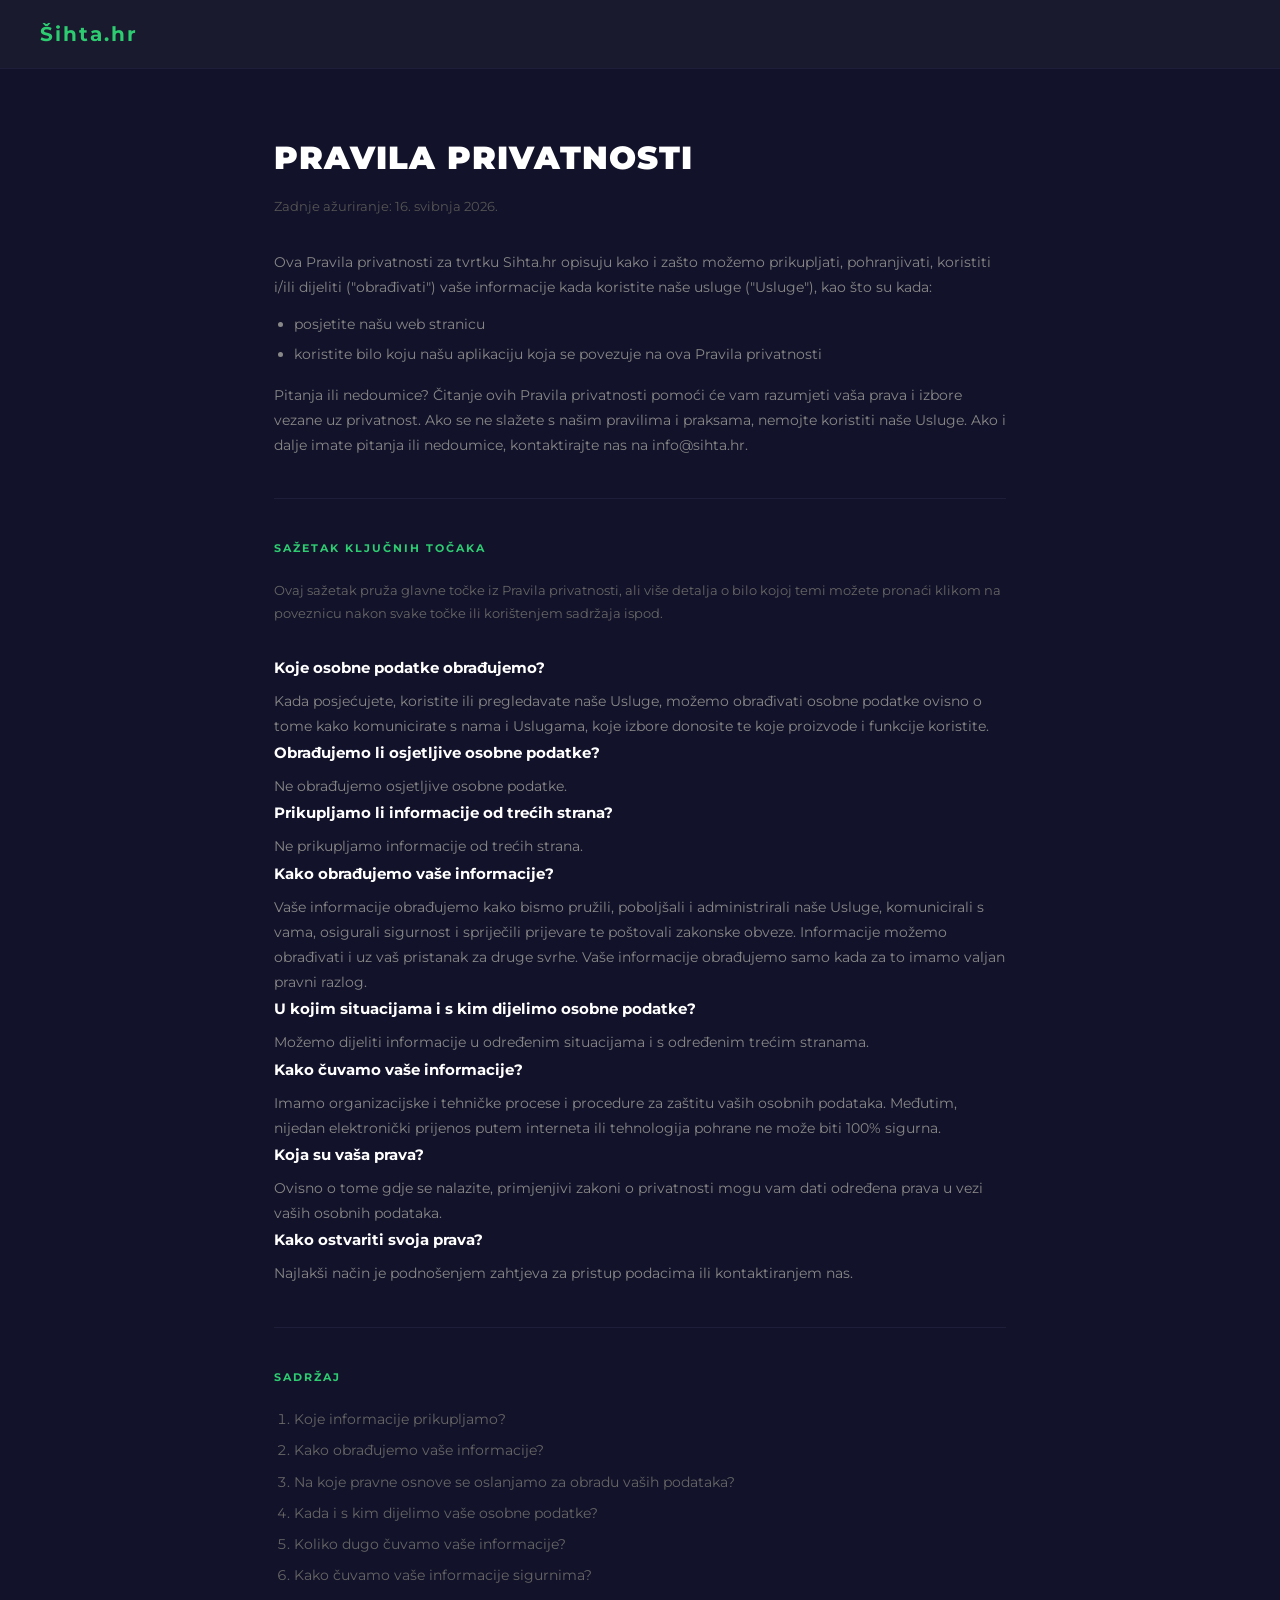
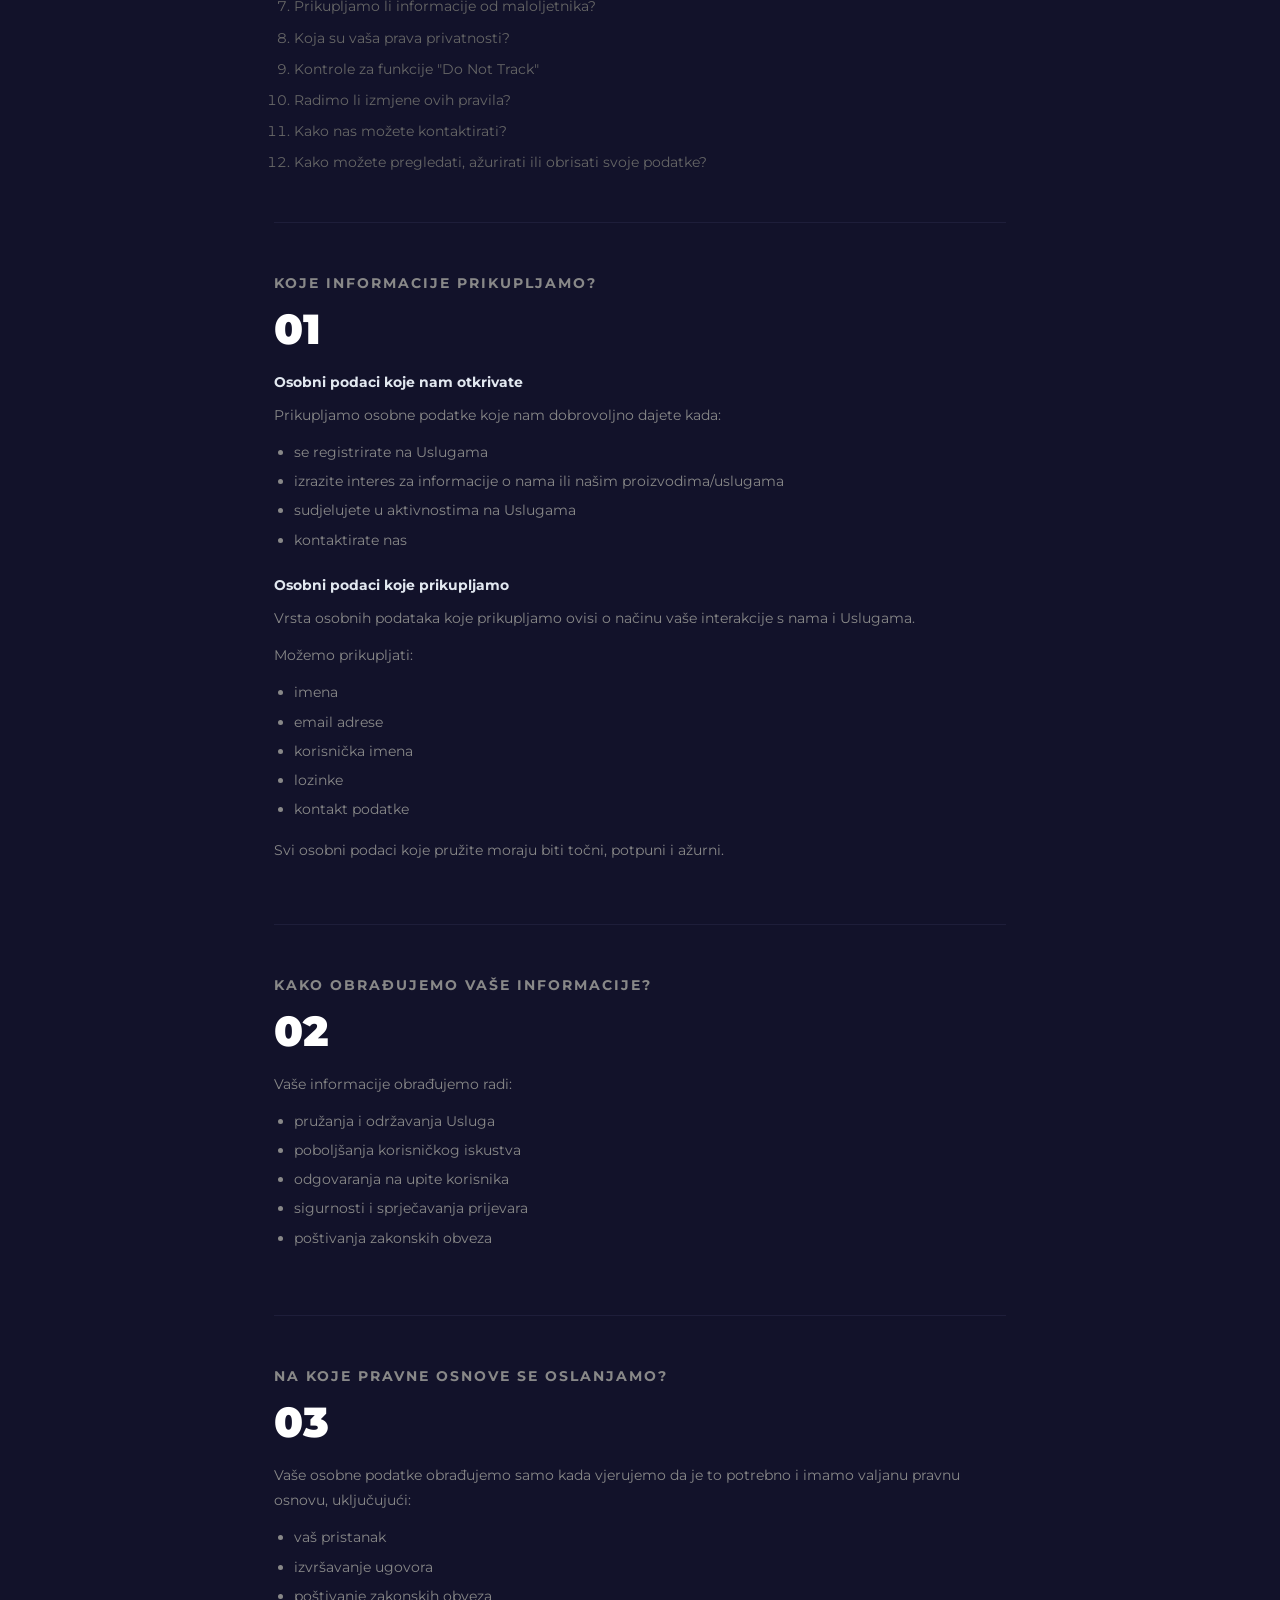
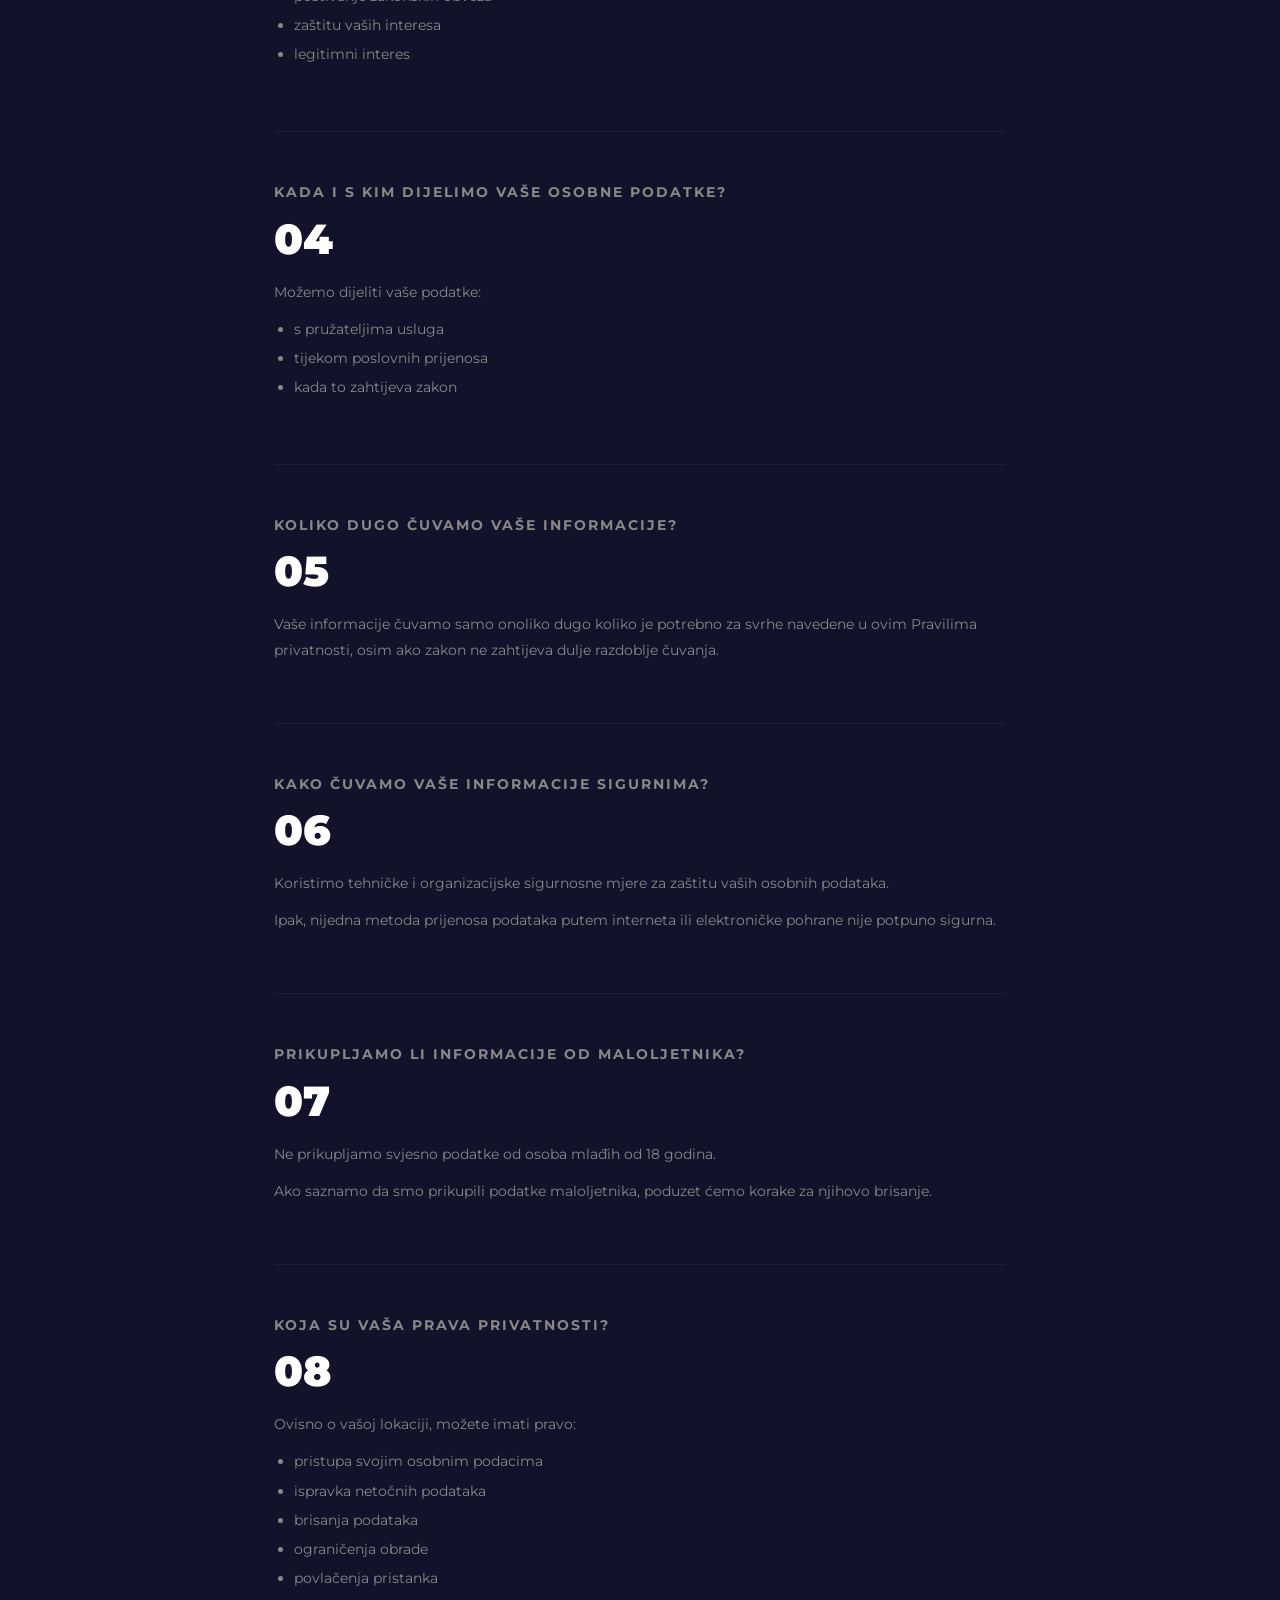
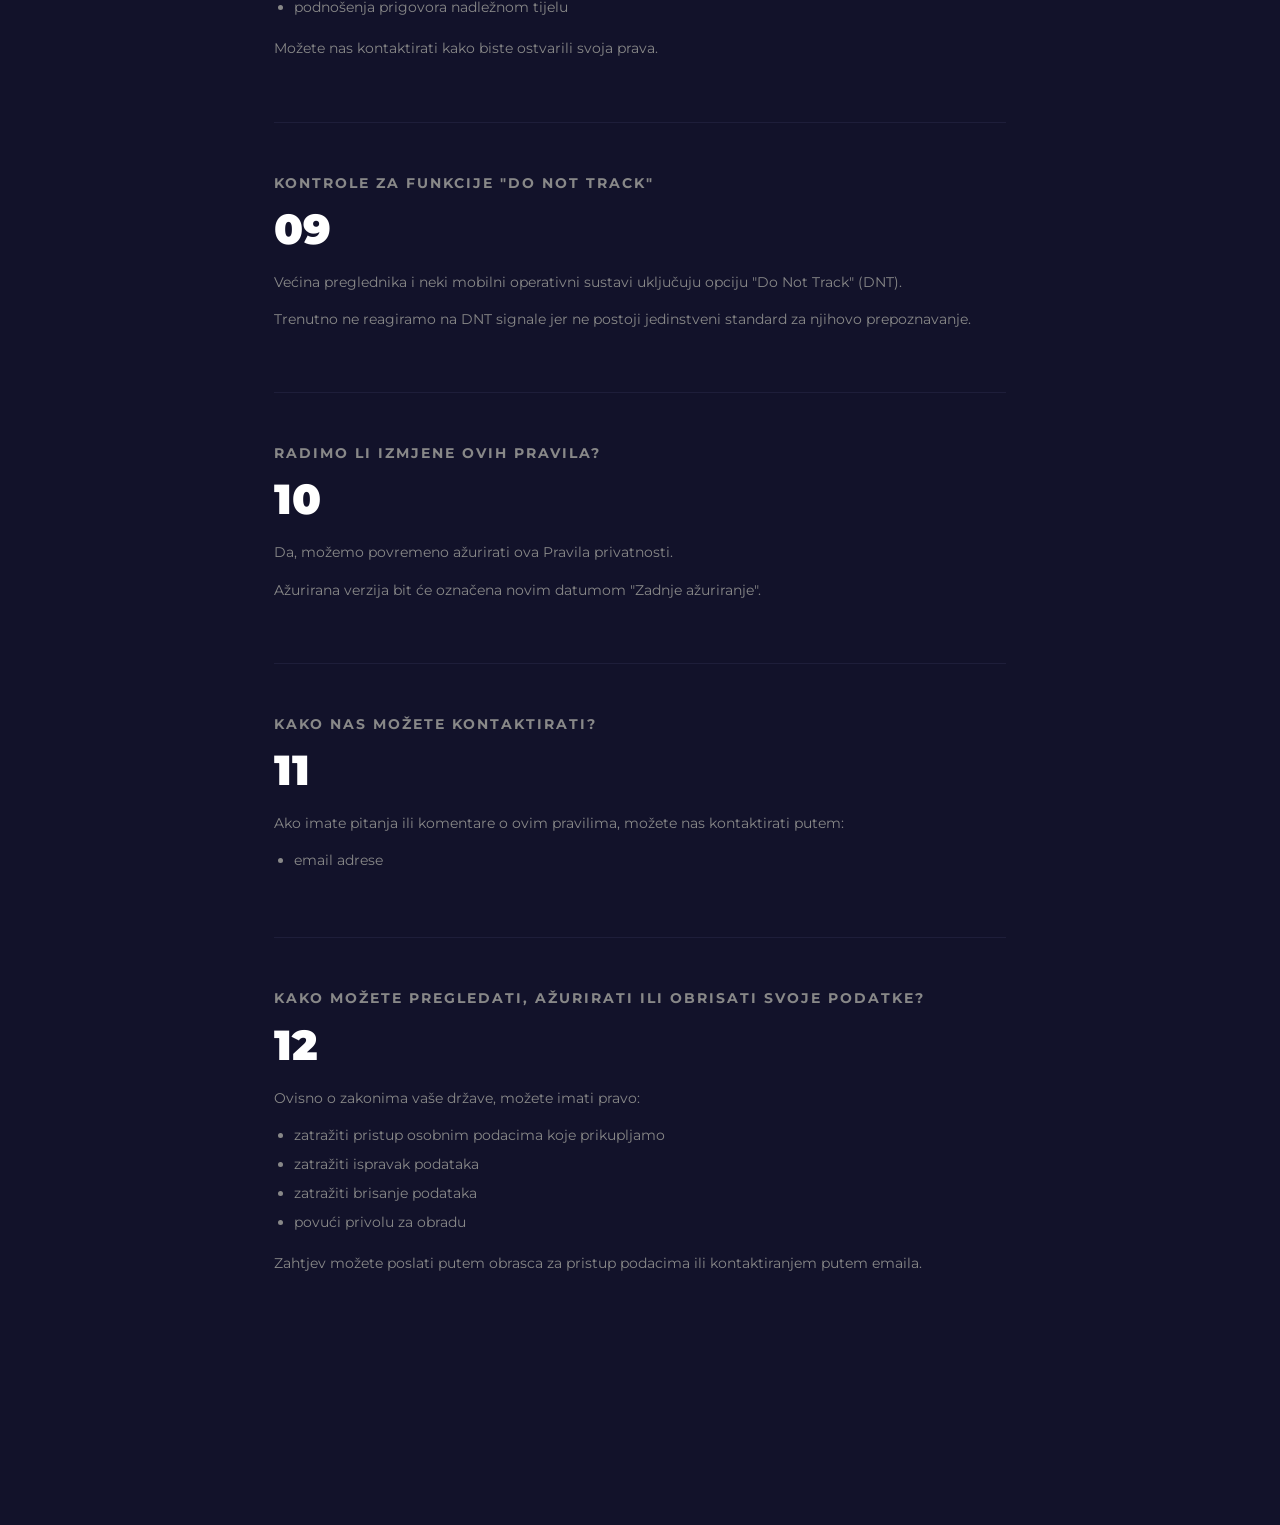
<file: privacy.html>
<!DOCTYPE html>
<html lang="en">
<head>
    <meta charset="UTF-8">
    <meta name="viewport" content="width=device-width, initial-scale=1.0">
    <title>Pravila privatnosti — Šihta.hr</title>
    <meta name="description" content="Pravila privatnosti za Šihta.hr platformu.">
    <link rel="preconnect" href="https://fonts.googleapis.com">
    <link rel="preconnect" href="https://fonts.gstatic.com" crossorigin>
    <link href="https://fonts.googleapis.com/css2?family=Montserrat:ital,wght@0,100..900;1,100..900&display=swap" rel="stylesheet">
    <style>
        * { box-sizing: border-box; margin: 0; padding: 0; }

        body {
            font-family: "Montserrat", sans-serif;
            background: #12122a;
            color: #ccc;
            line-height: 1.8;
        }

        nav {
            display: flex;
            align-items: center;
            padding: 16px 40px;
            background: #1a1a2e;
            border-bottom: 1px solid #1e1e3a;
        }

        .nav-logo {
            font-size: 20px;
            font-weight: bold;
            color: #2ecc71;
            letter-spacing: 2px;
            text-decoration: none;
        }

        .privacy-sadrzaj {
            max-width: 780px;
            margin: 60px auto;
            padding: 0 24px 80px;
        }

        /* Naslov stranice */
        .privacy-sadrzaj > h1 {
            font-size: 32px;
            font-weight: 900;
            color: white;
            letter-spacing: 1px;
            margin-bottom: 8px;
        }

        .datum {
            font-size: 13px;
            color: #555;
            margin-bottom: 32px;
        }

        /* Uvodni tekst */
        .uvod {
            font-size: 14px;
            color: #888;
            margin-bottom: 40px;
            padding-bottom: 40px;
            border-bottom: 1px solid #1e1e3a;
        }

        .uvod ul {
            margin: 12px 0 12px 20px;
        }

        .uvod ul li {
            margin-bottom: 4px;
        }

        .uvod .kontakt-napomena {
            margin-top: 16px;
        }

        /* Sažetak */
        .sazimak-naslov {
            font-size: 11px;
            font-weight: 700;
            letter-spacing: 2px;
            text-transform: uppercase;
            color: #2ecc71;
            margin-bottom: 20px;
        }

        .sazimak-napomena {
            font-size: 13px;
            color: #666;
            margin-bottom: 28px;
        }

        .sazimak-blok {
            margin-bottom: 40px;
            padding-bottom: 40px;
            border-bottom: 1px solid #1e1e3a;
        }

        /* Pitanje u sažetku */
        .sazimak-pitanje {
            font-size: 15px;
            font-weight: 700;
            color: white;
            margin-bottom: 8px;
        }

        .sazimak-odgovor {
            font-size: 14px;
            color: #888;
        }

        /* Sadržaj / kazalo */
        .kazalo {
            margin-bottom: 48px;
            padding-bottom: 40px;
            border-bottom: 1px solid #1e1e3a;
        }

        .kazalo ol {
            margin-left: 20px;
        }

        .kazalo ol li {
            font-size: 14px;
            color: #666;
            margin-bottom: 6px;
        }

        /* Sekcije s rednim brojevima */
        .sekcija {
            margin-bottom: 48px;
            padding-bottom: 48px;
            border-bottom: 1px solid #1e1e3a;
        }

        .sekcija:last-child {
            border-bottom: none;
        }

        .sekcija-naslov {
            font-size: 11px;
            font-weight: 700;
            letter-spacing: 2px;
            text-transform: uppercase;
            color: #2ecc71;
            margin-bottom: 6px;
        }

        .sekcija-broj {
            font-size: 42px;
            font-weight: 900;
            color: white;
            line-height: 1;
            margin-bottom: 20px;
        }

        .sekcija h3 {
            font-size: 14px;
            font-weight: 700;
            color: #e2e8f0;
            margin: 20px 0 8px;
        }

        .sekcija p {
            font-size: 14px;
            color: #888;
            margin-bottom: 12px;
        }

        .sekcija ul {
            margin: 8px 0 16px 20px;
        }

        .sekcija ul li {
            font-size: 14px;
            color: #888;
            margin-bottom: 4px;
        }
    </style>
</head>
<body>

    <nav>
        <a class="nav-logo" href="index.html">Šihta.hr</a>
    </nav>

    <div class="privacy-sadrzaj">

        <h1>PRAVILA PRIVATNOSTI</h1>
        <p class="datum">Zadnje ažuriranje: 16. svibnja 2026.</p>

        <div class="uvod">
            <p>Ova Pravila privatnosti za tvrtku Sihta.hr opisuju kako i zašto možemo prikupljati, pohranjivati, koristiti i/ili dijeliti ("obrađivati") vaše informacije kada koristite naše usluge ("Usluge"), kao što su kada:</p>
            <ul>
                <li>posjetite našu web stranicu</li>
                <li>koristite bilo koju našu aplikaciju koja se povezuje na ova Pravila privatnosti</li>
            </ul>
            <p class="kontakt-napomena">Pitanja ili nedoumice? Čitanje ovih Pravila privatnosti pomoći će vam razumjeti vaša prava i izbore vezane uz privatnost. Ako se ne slažete s našim pravilima i praksama, nemojte koristiti naše Usluge. Ako i dalje imate pitanja ili nedoumice, kontaktirajte nas na info@sihta.hr.</p>
        </div>

        <!-- Sažetak -->
        <div class="sazimak-blok">
            <p class="sazimak-naslov">Sažetak ključnih točaka</p>
            <p class="sazimak-napomena">Ovaj sažetak pruža glavne točke iz Pravila privatnosti, ali više detalja o bilo kojoj temi možete pronaći klikom na poveznicu nakon svake točke ili korištenjem sadržaja ispod.</p>

            <p class="sazimak-pitanje">Koje osobne podatke obrađujemo?</p>
            <p class="sazimak-odgovor">Kada posjećujete, koristite ili pregledavate naše Usluge, možemo obrađivati osobne podatke ovisno o tome kako komunicirate s nama i Uslugama, koje izbore donosite te koje proizvode i funkcije koristite.</p>

            <p class="sazimak-pitanje">Obrađujemo li osjetljive osobne podatke?</p>
            <p class="sazimak-odgovor">Ne obrađujemo osjetljive osobne podatke.</p>

            <p class="sazimak-pitanje">Prikupljamo li informacije od trećih strana?</p>
            <p class="sazimak-odgovor">Ne prikupljamo informacije od trećih strana.</p>

            <p class="sazimak-pitanje">Kako obrađujemo vaše informacije?</p>
            <p class="sazimak-odgovor">Vaše informacije obrađujemo kako bismo pružili, poboljšali i administrirali naše Usluge, komunicirali s vama, osigurali sigurnost i spriječili prijevare te poštovali zakonske obveze. Informacije možemo obrađivati i uz vaš pristanak za druge svrhe. Vaše informacije obrađujemo samo kada za to imamo valjan pravni razlog.</p>

            <p class="sazimak-pitanje">U kojim situacijama i s kim dijelimo osobne podatke?</p>
            <p class="sazimak-odgovor">Možemo dijeliti informacije u određenim situacijama i s određenim trećim stranama.</p>

            <p class="sazimak-pitanje">Kako čuvamo vaše informacije?</p>
            <p class="sazimak-odgovor">Imamo organizacijske i tehničke procese i procedure za zaštitu vaših osobnih podataka. Međutim, nijedan elektronički prijenos putem interneta ili tehnologija pohrane ne može biti 100% sigurna.</p>

            <p class="sazimak-pitanje">Koja su vaša prava?</p>
            <p class="sazimak-odgovor">Ovisno o tome gdje se nalazite, primjenjivi zakoni o privatnosti mogu vam dati određena prava u vezi vaših osobnih podataka.</p>

            <p class="sazimak-pitanje">Kako ostvariti svoja prava?</p>
            <p class="sazimak-odgovor">Najlakši način je podnošenjem zahtjeva za pristup podacima ili kontaktiranjem nas.</p>
        </div>

        <!-- Kazalo -->
        <div class="kazalo">
            <p class="sazimak-naslov">Sadržaj</p>
            <ol>
                <li>Koje informacije prikupljamo?</li>
                <li>Kako obrađujemo vaše informacije?</li>
                <li>Na koje pravne osnove se oslanjamo za obradu vaših podataka?</li>
                <li>Kada i s kim dijelimo vaše osobne podatke?</li>
                <li>Koliko dugo čuvamo vaše informacije?</li>
                <li>Kako čuvamo vaše informacije sigurnima?</li>
                <li>Prikupljamo li informacije od maloljetnika?</li>
                <li>Koja su vaša prava privatnosti?</li>
                <li>Kontrole za funkcije "Do Not Track"</li>
                <li>Radimo li izmjene ovih pravila?</li>
                <li>Kako nas možete kontaktirati?</li>
                <li>Kako možete pregledati, ažurirati ili obrisati svoje podatke?</li>
            </ol>
        </div>

        <!-- 1 -->
        <div class="sekcija">
            <p class="sekcija-naslov">Koje informacije prikupljamo?</p>
            <div class="sekcija-broj">01</div>
            <h3>Osobni podaci koje nam otkrivate</h3>
            <p>Prikupljamo osobne podatke koje nam dobrovoljno dajete kada:</p>
            <ul>
                <li>se registrirate na Uslugama</li>
                <li>izrazite interes za informacije o nama ili našim proizvodima/uslugama</li>
                <li>sudjelujete u aktivnostima na Uslugama</li>
                <li>kontaktirate nas</li>
            </ul>
            <h3>Osobni podaci koje prikupljamo</h3>
            <p>Vrsta osobnih podataka koje prikupljamo ovisi o načinu vaše interakcije s nama i Uslugama.</p>
            <p>Možemo prikupljati:</p>
            <ul>
                <li>imena</li>
                <li>email adrese</li>
                <li>korisnička imena</li>
                <li>lozinke</li>
                <li>kontakt podatke</li>
            </ul>
            <p>Svi osobni podaci koje pružite moraju biti točni, potpuni i ažurni.</p>
        </div>

        <!-- 2 -->
        <div class="sekcija">
            <p class="sekcija-naslov">Kako obrađujemo vaše informacije?</p>
            <div class="sekcija-broj">02</div>
            <p>Vaše informacije obrađujemo radi:</p>
            <ul>
                <li>pružanja i održavanja Usluga</li>
                <li>poboljšanja korisničkog iskustva</li>
                <li>odgovaranja na upite korisnika</li>
                <li>sigurnosti i sprječavanja prijevara</li>
                <li>poštivanja zakonskih obveza</li>
            </ul>
        </div>

        <!-- 3 -->
        <div class="sekcija">
            <p class="sekcija-naslov">Na koje pravne osnove se oslanjamo?</p>
            <div class="sekcija-broj">03</div>
            <p>Vaše osobne podatke obrađujemo samo kada vjerujemo da je to potrebno i imamo valjanu pravnu osnovu, uključujući:</p>
            <ul>
                <li>vaš pristanak</li>
                <li>izvršavanje ugovora</li>
                <li>poštivanje zakonskih obveza</li>
                <li>zaštitu vaših interesa</li>
                <li>legitimni interes</li>
            </ul>
        </div>

        <!-- 4 -->
        <div class="sekcija">
            <p class="sekcija-naslov">Kada i s kim dijelimo vaše osobne podatke?</p>
            <div class="sekcija-broj">04</div>
            <p>Možemo dijeliti vaše podatke:</p>
            <ul>
                <li>s pružateljima usluga</li>
                <li>tijekom poslovnih prijenosa</li>
                <li>kada to zahtijeva zakon</li>
            </ul>
        </div>

        <!-- 5 -->
        <div class="sekcija">
            <p class="sekcija-naslov">Koliko dugo čuvamo vaše informacije?</p>
            <div class="sekcija-broj">05</div>
            <p>Vaše informacije čuvamo samo onoliko dugo koliko je potrebno za svrhe navedene u ovim Pravilima privatnosti, osim ako zakon ne zahtijeva dulje razdoblje čuvanja.</p>
        </div>

        <!-- 6 -->
        <div class="sekcija">
            <p class="sekcija-naslov">Kako čuvamo vaše informacije sigurnima?</p>
            <div class="sekcija-broj">06</div>
            <p>Koristimo tehničke i organizacijske sigurnosne mjere za zaštitu vaših osobnih podataka.</p>
            <p>Ipak, nijedna metoda prijenosa podataka putem interneta ili elektroničke pohrane nije potpuno sigurna.</p>
        </div>

        <!-- 7 -->
        <div class="sekcija">
            <p class="sekcija-naslov">Prikupljamo li informacije od maloljetnika?</p>
            <div class="sekcija-broj">07</div>
            <p>Ne prikupljamo svjesno podatke od osoba mlađih od 18 godina.</p>
            <p>Ako saznamo da smo prikupili podatke maloljetnika, poduzet ćemo korake za njihovo brisanje.</p>
        </div>

        <!-- 8 -->
        <div class="sekcija">
            <p class="sekcija-naslov">Koja su vaša prava privatnosti?</p>
            <div class="sekcija-broj">08</div>
            <p>Ovisno o vašoj lokaciji, možete imati pravo:</p>
            <ul>
                <li>pristupa svojim osobnim podacima</li>
                <li>ispravka netočnih podataka</li>
                <li>brisanja podataka</li>
                <li>ograničenja obrade</li>
                <li>povlačenja pristanka</li>
                <li>podnošenja prigovora nadležnom tijelu</li>
            </ul>
            <p>Možete nas kontaktirati kako biste ostvarili svoja prava.</p>
        </div>

        <!-- 9 -->
        <div class="sekcija">
            <p class="sekcija-naslov">Kontrole za funkcije "Do Not Track"</p>
            <div class="sekcija-broj">09</div>
            <p>Većina preglednika i neki mobilni operativni sustavi uključuju opciju "Do Not Track" (DNT).</p>
            <p>Trenutno ne reagiramo na DNT signale jer ne postoji jedinstveni standard za njihovo prepoznavanje.</p>
        </div>

        <!-- 10 -->
        <div class="sekcija">
            <p class="sekcija-naslov">Radimo li izmjene ovih pravila?</p>
            <div class="sekcija-broj">10</div>
            <p>Da, možemo povremeno ažurirati ova Pravila privatnosti.</p>
            <p>Ažurirana verzija bit će označena novim datumom "Zadnje ažuriranje".</p>
        </div>

        <!-- 11 -->
        <div class="sekcija">
            <p class="sekcija-naslov">Kako nas možete kontaktirati?</p>
            <div class="sekcija-broj">11</div>
            <p>Ako imate pitanja ili komentare o ovim pravilima, možete nas kontaktirati putem:</p>
            <ul>
                <li>email adrese</li>
            </ul>
        </div>

        <!-- 12 -->
        <div class="sekcija">
            <p class="sekcija-naslov">Kako možete pregledati, ažurirati ili obrisati svoje podatke?</p>
            <div class="sekcija-broj">12</div>
            <p>Ovisno o zakonima vaše države, možete imati pravo:</p>
            <ul>
                <li>zatražiti pristup osobnim podacima koje prikupljamo</li>
                <li>zatražiti ispravak podataka</li>
                <li>zatražiti brisanje podataka</li>
                <li>povući privolu za obradu</li>
            </ul>
            <p>Zahtjev možete poslati putem obrasca za pristup podacima ili kontaktiranjem putem emaila.</p>
        </div>

    </div>

</body>
</html>
</file>
